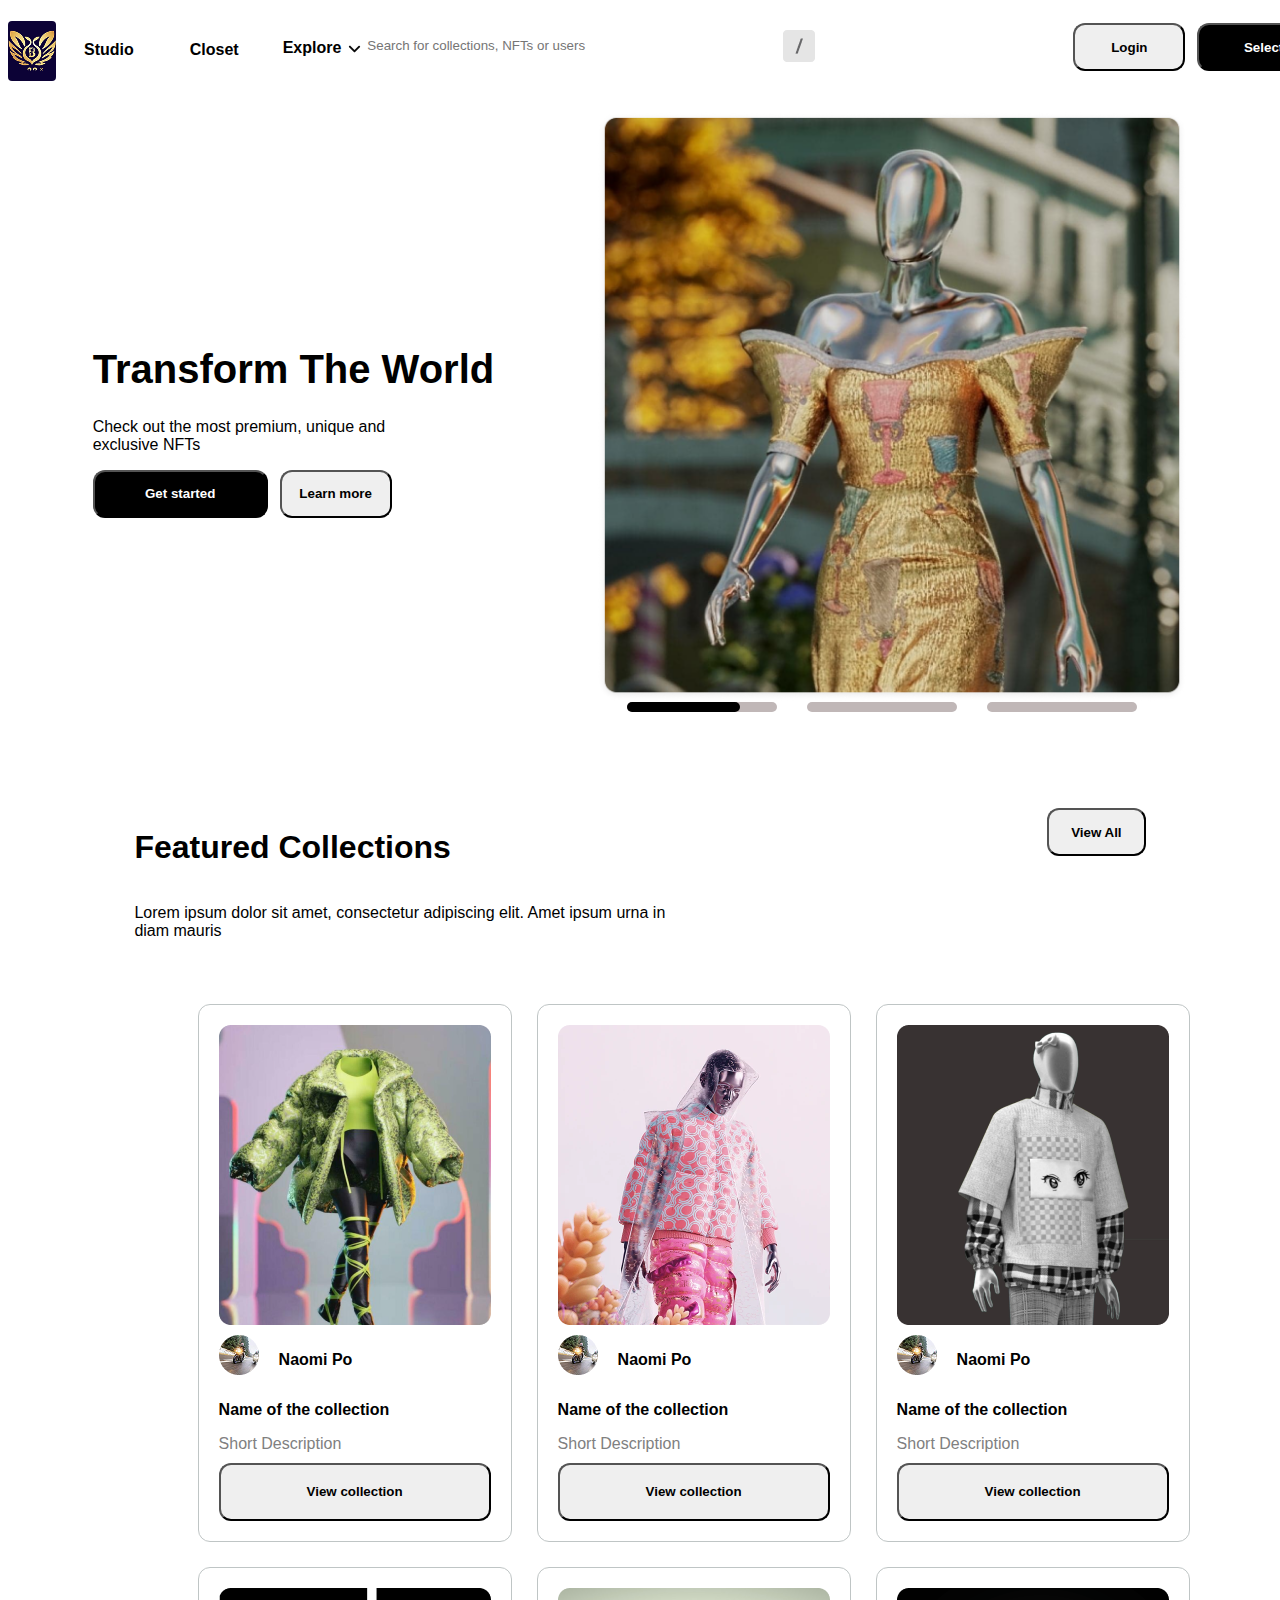
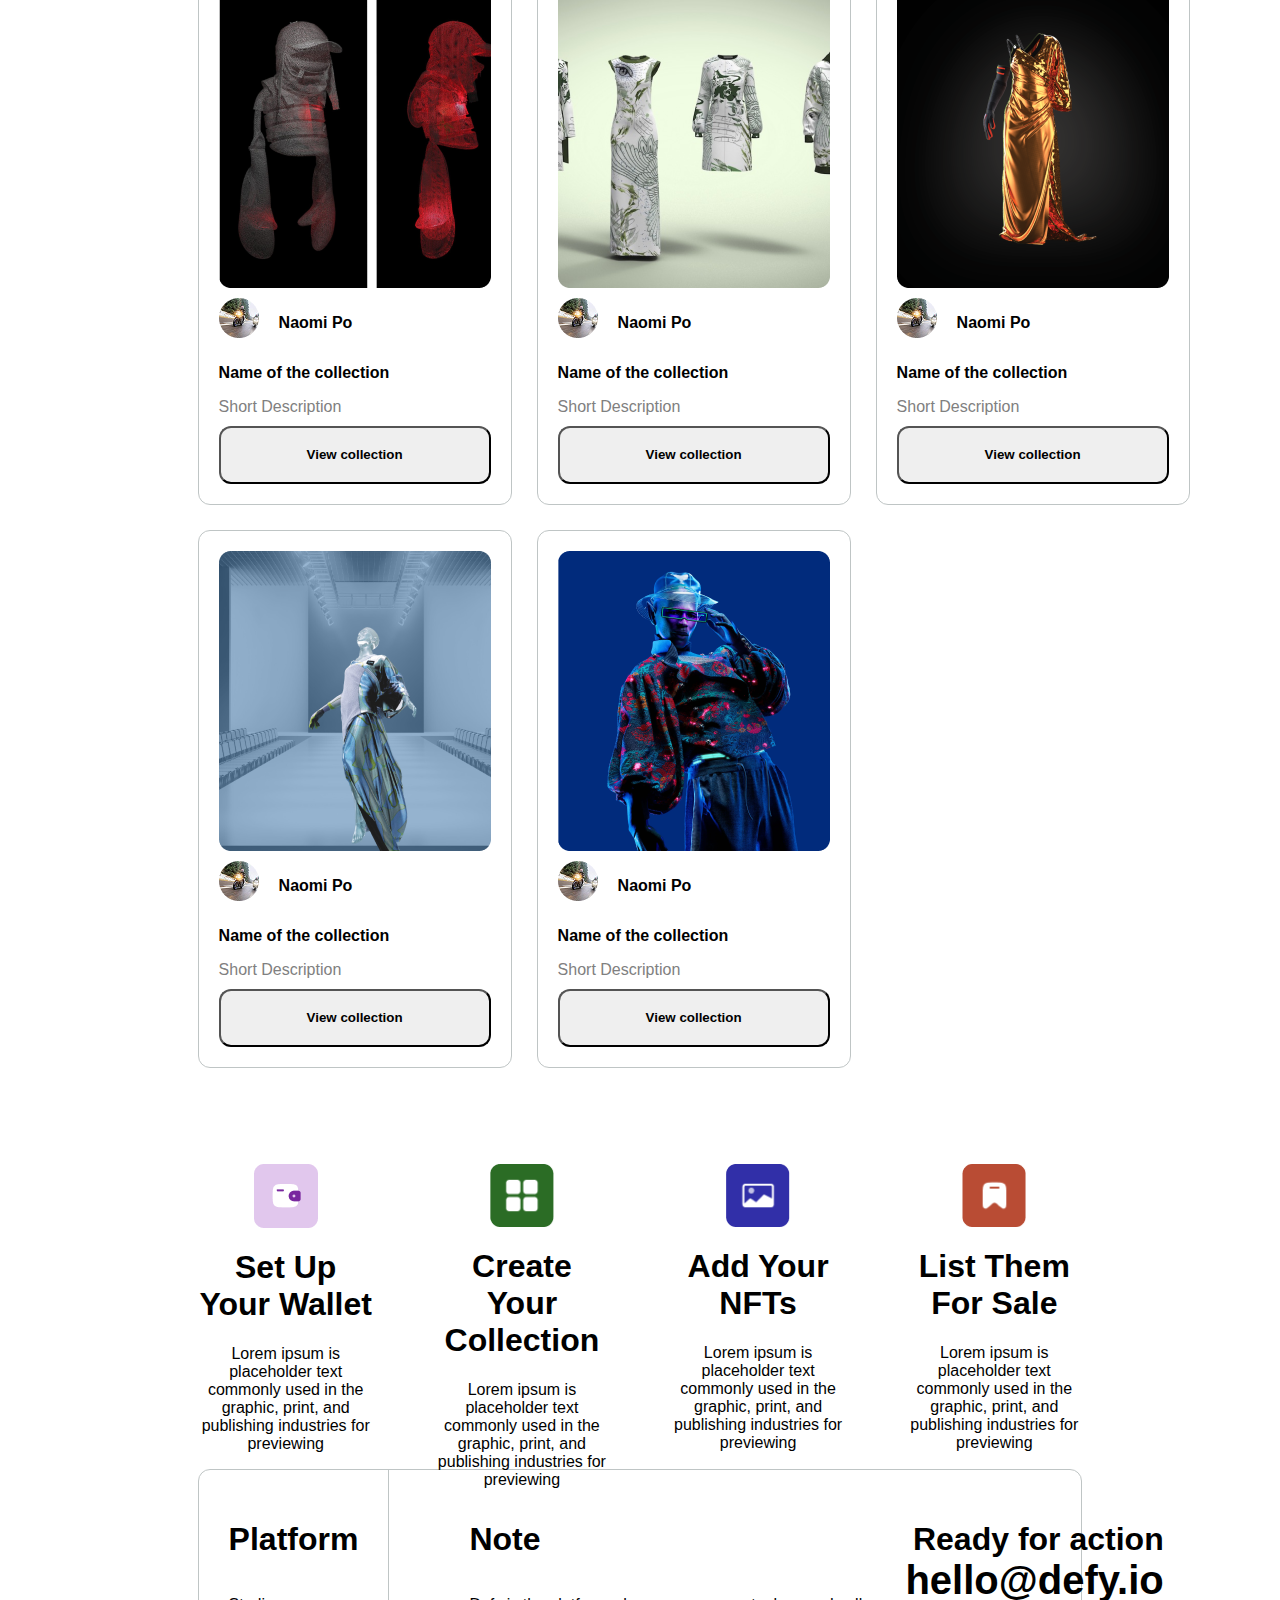
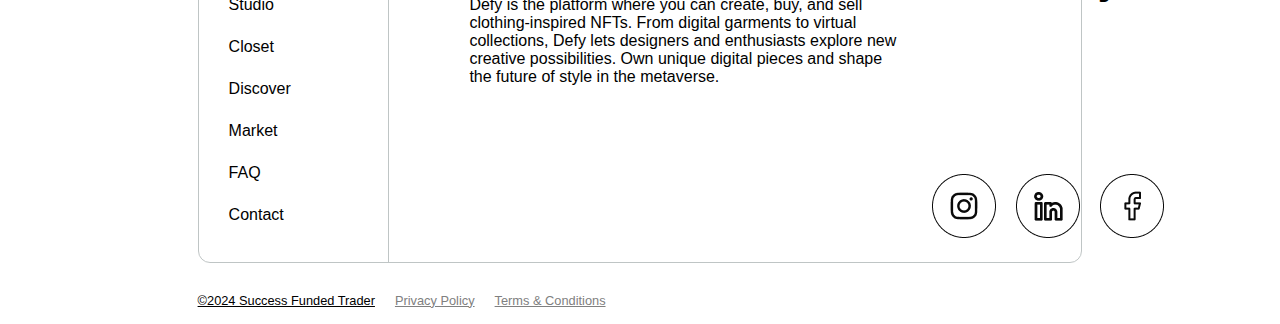
<file: index.html>
<!DOCTYPE html>
<html lang="en">
  <head>
    <meta charset="UTF-8" />
    <meta name="viewport" content="width=device-width, initial-scale=1.0" />
    <link rel="stylesheet" href="style.css" />
    <style></style>
  </head>

  <body>
    <header>
      <div
        style="
          margin-top: 8px;
          height: 60px;
          width: 60px;
          background-color: rgb(12, 2, 54);
          border-radius: 4px;
        "
      >
        <img
          style="height: 48px; width: 48px; margin: auto"
          src="./IMG/BujeyBrandLogo-removebg-preview.png"
        />
      </div>
      <div>
        <div class="topnav" style="font-weight: bold">
          <a href="#">Studio</a>
          <a href="#">Closet</a>
        </div>
        <div class="dropdown">
          <button style="font-weight: bold">Explore</button>
          <div class="content">
            <a href="#">A</a>
            <a href="#">B</a>
          </div>
        </div>
      </div>

      <div style="padding-bottom: 5px">
        <input
          type="text"
          placeholder="Search for collections, NFTs or users"
          class="searchbar"
        />
        <button
          style="border-color: transparent; background-color: transparent"
        >
          <img src="IMG/Frame48095745.png" />
        </button>
      </div>

      <div style="justify-content: flex-end; padding-top: 10px">
        <div class="login">
          <button>Login</button>
        </div>

        <div class="select_wallet">
          <button>Select Wallet</button>
        </div>
      </div>
    </header>

    <div style="justify-content: space-evenly">
      <div style="flex-direction: column; justify-content: space-evenly">
        <div class="Text" style="flex-direction: column">
          <p class="a1" style="font-weight: bold">Transform The World</p>
          <p class="a2">
            Check out the most premium, unique and exclusive NFTs
          </p>
          <div class="display_2">
            <div class="get_started">
              <button>Get started</button>
            </div>
            <div class="learn_more">
              <button>Learn more</button>
            </div>
          </div>
        </div>
      </div>
      <div style="flex-direction: column">
        <img src="IMG/Frame63.png" class="image" />
        <div class="display_3">
          <div class="b1">
            <div class="b2"></div>
          </div>
          <div class="b1"></div>
          <div class="b1"></div>
        </div>
      </div>
    </div>

    <section>
      <div class="feature-container">
        <div class="feature-title">
          <h1>Featured Collections</h1>
          <p>
            Lorem ipsum dolor sit amet, consectetur adipiscing elit. Amet ipsum
            urna in diam mauris
          </p>
        </div>
        <button class="btn">View All</button>
      </div>
      <div class="items-container">
        <div class="item">
          <div class="image_container">
            <img src="IMG/item1.png" />
          </div>
          <div class="item_info">
            <div style="gap: 20px; margin-top: 10px">
              <img style="width: 40px; height: 40px" src="IMG/avatar1.png" />
              <p><b>Naomi Po</b></p>
            </div>
            <div style="flex-direction: column; margin-bottom: 10px">
              <p><b>Name of the collection</b></p>
              <span style="color: gray">Short Description</span>
            </div>
          </div>
          <button>View collection</button>
        </div>
        <div class="item">
          <div class="image_container">
            <img src="IMG/item2.png" />
          </div>
          <div class="item_info">
            <div style="gap: 20px; margin-top: 10px">
              <img style="width: 40px; height: 40px" src="IMG/avatar1.png" />
              <p><b>Naomi Po</b></p>
            </div>
            <div style="flex-direction: column; margin-bottom: 10px">
              <p><b>Name of the collection</b></p>
              <span style="color: gray">Short Description</span>
            </div>
          </div>
          <button>View collection</button>
        </div>
        <div class="item">
          <div class="image_container">
            <img src="IMG/item3.png" />
          </div>
          <div class="item_info">
            <div style="gap: 20px; margin-top: 10px">
              <img style="width: 40px; height: 40px" src="IMG/avatar1.png" />
              <p><b>Naomi Po</b></p>
            </div>
            <div style="flex-direction: column; margin-bottom: 10px">
              <p><b>Name of the collection</b></p>
              <span style="color: gray">Short Description</span>
            </div>
          </div>
          <button>View collection</button>
        </div>
        <div class="item">
          <div class="image_container">
            <img src="IMG/item4.png" />
          </div>
          <div class="item_info">
            <div style="gap: 20px; margin-top: 10px">
              <img style="width: 40px; height: 40px" src="IMG/avatar1.png" />
              <p><b>Naomi Po</b></p>
            </div>
            <div style="flex-direction: column; margin-bottom: 10px">
              <p><b>Name of the collection</b></p>
              <span style="color: gray">Short Description</span>
            </div>
          </div>
          <button>View collection</button>
        </div>
        <div class="item">
          <div class="image_container">
            <img src="IMG/item5.png" />
          </div>
          <div class="item_info">
            <div style="gap: 20px; margin-top: 10px">
              <img style="width: 40px; height: 40px" src="IMG/avatar1.png" />
              <p><b>Naomi Po</b></p>
            </div>
            <div style="flex-direction: column; margin-bottom: 10px">
              <p><b>Name of the collection</b></p>
              <span style="color: gray">Short Description</span>
            </div>
          </div>
          <button>View collection</button>
        </div>
        <div class="item">
          <div class="image_container">
            <img src="IMG/item6.png" />
          </div>
          <div class="item_info">
            <div style="gap: 20px; margin-top: 10px">
              <img style="width: 40px; height: 40px" src="IMG/avatar1.png" />
              <p><b>Naomi Po</b></p>
            </div>
            <div style="flex-direction: column; margin-bottom: 10px">
              <p><b>Name of the collection</b></p>
              <span style="color: gray">Short Description</span>
            </div>
          </div>
          <button>View collection</button>
        </div>
        <div class="item">
          <div class="image_container">
            <img src="IMG/item7.png" />
          </div>
          <div class="item_info">
            <div style="gap: 20px; margin-top: 10px">
              <img style="width: 40px; height: 40px" src="IMG/avatar1.png" />
              <p><b>Naomi Po</b></p>
            </div>
            <div style="flex-direction: column; margin-bottom: 10px">
              <p><b>Name of the collection</b></p>
              <span style="color: gray">Short Description</span>
            </div>
          </div>
          <button>View collection</button>
        </div>
        <div class="item">
          <div class="image_container">
            <img src="IMG/item8.png" />
          </div>
          <div class="item_info">
            <div style="gap: 20px; margin-top: 10px">
              <img style="width: 40px; height: 40px" src="IMG/avatar1.png" />
              <p><b>Naomi Po</b></p>
            </div>
            <div style="flex-direction: column; margin-bottom: 10px">
              <p><b>Name of the collection</b></p>
              <span style="color: gray">Short Description</span>
            </div>
          </div>
          <button>View collection</button>
        </div>
      </div>
    </section>

    <section>
      <div class="function-container">
        <div class="function">
          <img src="IMG/Wallet.png" />
          <h1>Set Up Your Wallet</h1>
          <span
            >Lorem ipsum is placeholder text commonly used in the graphic,
            print, and publishing industries for previewing</span
          >
        </div>
        <div class="function">
          <img src="IMG/Collection.png" />
          <h1>Create Your Collection</h1>
          <span
            >Lorem ipsum is placeholder text commonly used in the graphic,
            print, and publishing industries for previewing</span
          >
        </div>
        <div class="function">
          <img src="IMG/NFT.png" />
          <h1>Add Your NFTs</h1>
          <span
            >Lorem ipsum is placeholder text commonly used in the graphic,
            print, and publishing industries for previewing</span
          >
        </div>
        <div class="function">
          <img src="IMG/Sale.png  " />
          <h1>List Them For Sale</h1>
          <span
            >Lorem ipsum is placeholder text commonly used in the graphic,
            print, and publishing industries for previewing</span
          >
        </div>
      </div>
    </section>

    <section>
      <div class="final-info">
        <div class="Platform-Note">
          <div class="Platform">
            <h1>Platform</h1>
            <p>Studio</p>
            <p>Closet</p>
            <p>Discover</p>
            <p>Market</p>
            <p>FAQ</p>
            <p>Contact</p>
          </div>

          <div class="Note">
            <h1>Note</h1>
            <p>
              Defy is the platform where you can create, buy, and sell
              clothing-inspired NFTs. From digital garments to virtual
              collections, Defy lets designers and enthusiasts explore new
              creative possibilities. Own unique digital pieces and shape the
              future of style in the metaverse.
            </p>
          </div>
        </div>

        <div style="flex-direction: column; justify-content: space-between; padding-top: 30px; padding-right: 30px;">
          <div class="Ready">
            <h1>Ready for action</h1>
            <p class="a1" style="font-weight: 900">hello@defy.io</p>
          </div>
          <div class="media">
            <a href="#"><img src="IMG/Insta.png" /></a>
            <a href="#"><img src="IMG/In.png" /></a>
            <a href="#"><img src="IMG/Fb.png" /></a>
          </div>
        </div>
      </div>
    </section>
    <section class="footnote">
        <a href="#">©2024 Success Funded Trader</span>
        <a href="" style="color: gray;">Privacy Policy</span>
        <a href="" style="color: gray;">Terms & Conditions</span>
    </section>
  </body>
</html>
</file>
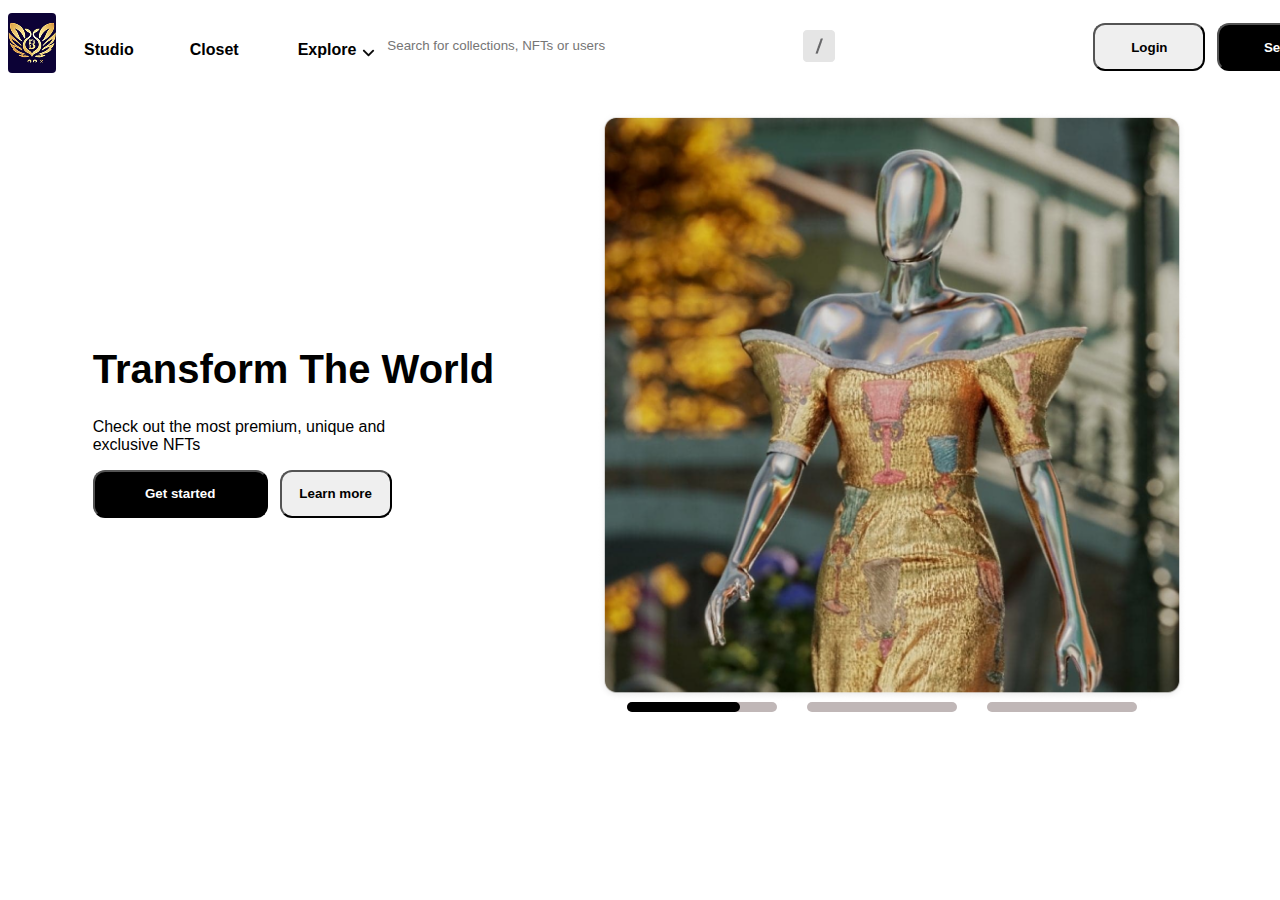
<file: bt1.html>
<!DOCTYPE html>
<html lang="en">
<head>
    <meta charset="UTF-8">
    <meta name="viewport" content="width=device-width, initial-scale=1.0">
    <link rel="stylesheet" href="bt1.css">
    <style></style>
</head>
<body>
    <header>
            <div style="height: 60px; width: 60px; background-color: rgb(12, 2, 54); border-radius: 4px; justify-content: center;">
                <img style="height: 48px; width: 48px; margin: auto;" src="./IMG/BujeyBrandLogo-removebg-preview.png"> 
            </div>
            <div>
                <div  class="topnav" style="font-weight: bold;">
                    <a href="#">Studio</a>
                    <a href="#">Closet</a>
                </div>
                <div class="dropdown">
                    <button style="font-weight: bold; margin-bottom: 0.5px;">Explore</a>
                    <img style="position: fixed;" src="IMG/chevron right.png">
                    <div class="content">
                        <a href="#">A</a>
                    </div>
                </div>
            </div>

            <div style="padding-bottom: 5px;">
                <input type="text" placeholder="Search for collections, NFTs or users" class="searchbar">
                <button style="border-color: transparent; background-color: transparent;">
                    <img src="IMG/Frame48095745.png">
                </button>
            </div>
            
            <div style="justify-content: flex-end; padding-top: 10px;">
                <div class="login">
                    <button>Login</button>
                </div>

                <div class="select_wallet">
                    <button>Select Wallet</button>
                </div>
            </div>
    </header>

    <div style="justify-content: space-evenly;">
        <div style="flex-direction: column; justify-content: space-evenly;">
            <div class="Text" style="flex-direction: column;">
                <p class="a1" style="font-weight: bold;">Transform The World</p>
                <p class="a2">Check out the most premium, unique and exclusive NFTs</p>
                <div class="display_2">
                    <div class="get_started">
                        <button>Get started</button>
                    </div>
                    <div class="learn_more">
                        <button>Learn more</button>
                    </div>
                </div>
            </div>
        </div>
        <div style="flex-direction: column;">
            <img src="IMG/Frame63.png" class="image">
            <div class="display_3">
                <div class="b1">
                    <div class="b2"></div>
                </div>
                <div class="b1"></div>
                    <div class="b1"></div>
                </div>
        </div>
    </div>
    
</body>
</html>
</file>
<file: style.css>
/* img {
   display: block;
   margin: auto; 
} */
div {
    display: flex;
}
* {
  color: black;
  padding: 0px;
  /* border: none; */
}
button {
  font-weight: bold;
}

@import url('https://fonts.googleapis.com/css2?family=Montserrat&display=swap');

.topnav a {
  float: left;
  display: block;
  text-align: center;
  padding: 28px;
  text-decoration: none;
}

.topnav a:hover {
  background-color: grey;
  color: black;
}

header {
  font-family: 'Montserrat', sans-serif;
  margin: 20px;
  margin-top: 0px;
  margin-left: 0px;
  padding-top: 5px;
  padding-bottom: 5px;
  background-color: white;
  display: flex;
  flex-direction: row;
  justify-content: space-evenly;
}

.dropdown{
  position: relative;
  display: inline-block;
}

.dropdown button{
  background-color: rgb(255, 255, 255);
  color: black;
  font-family: 'Montserrat', sans-serif;
  border: none;
  cursor: pointer;
  padding: 14px 16px;
  padding-top: 26px;
  padding-right: 26px;
  font-size: 100%;
  background: url(IMG/chevronright.png);
  background-repeat: no-repeat;
  background-position: left 100% bottom 30%;
}

.dropdown button:hover{
  background-color: grey;
  color: black;
}

.dropdown a{
  display: block;
  color: black;
  padding: 10px 15px;
  text-decoration: none;
  text-align: center;
}

.dropdown a:hover{
  background-color: grey;
  color: black;
}

.dropdown .content{
  display: none;
  position: absolute;
  background-color: whitesmoke;
  min-width: 120px;
  box-shadow: 2px 2px 5px black;
}

.dropdown:hover .content{
  display: flex;
  flex-direction: column;
}

.searchbar [type=text]{
  height: 48px;
  border-radius: 12px;
}


input{
  font-family: 'Montserrat', sans-serif;
  width: 394px;
  height: 64px;
  cursor: text;
  border: none;
  padding-right: 20px;
}

input:focus {
  outline: none;
}

.login button{
  border-radius: 12px;
  border-color: black;
  border-width: 2px;
  width: 112px;
  height: 48px;
  font-family: 'Montserrat', sans-serif;
  margin-left: 256px;
  cursor: pointer;
}

.select_wallet button{
  border-radius: 12px;
  width: 175px;
  height: 48px;
  font-family: 'Montserrat', sans-serif;
  margin-left: 12px;
  background-color: black;
  color: white;
  cursor: pointer;
}

* {
  color: black;
  padding: 0px;
}


.Text {
  width: 420px;
}

.a1 {
  font-family: 'Montserrat', sans-serif;
  margin-bottom: 10px;
  font-size: 2.5rem;
}

.a2 {
  font-family: 'Montserrat', sans-serif;
  width: 320px;
  font-size: 1rem;
}

.display_1 {
  display: flex;
  flex-direction: row;
  margin-left: 50px;
  margin-top: 30px;
}

.display_2 {
  display: flex;
  flex-direction: row;
}

.display_3{
  display: flex;
  flex-direction: row;
  margin-left: 20px;
}

.get_started button {
  border-radius: 12px;
  width: 175px;
  height: 48px;
  font-family: 'Montserrat', sans-serif;
  background-color: black;
  color: white;
  cursor: pointer;
}

.learn_more button {
  border-radius: 12px;
  border-color: black;
  border-width: 2px;
  width: 112px;
  height: 48px;
  font-family: 'Montserrat', sans-serif;
  margin-left: 12px;
  cursor: pointer;
}

.image {
  width: 590px;
  height: 590px;
  border-radius: 12px;
}

.b1{
  background-color: rgb(192, 183, 183);
  border-radius: 12px;
  height: 10px;
  width: 150px;
  margin-left: 10px;
  margin-right: 20px;
}

.b2{
  background-color: black;
  border-radius: 12px;
  height: 10px;
  width: 112.5px;
}

.feature-container {
  font-family: 'Montserrat', sans-serif;
  justify-content: space-evenly;
  margin-top: 6rem;
  margin-left: 10%;
  margin-right: 10%;
}

.feature-container button {
  border-radius: 12px;
  border-color: black;
  border-width: 2px;
  width: 112px;
  height: 48px;
  font-family: 'Montserrat', sans-serif;
  cursor: pointer;
}

.feature-title {
  flex-direction: column;
  margin-right: 23rem;
}

.items-container{
  gap: 25px;
  width: 80%;
  flex-wrap: wrap;
  margin-top: 3rem;
  margin-left: 15%;
  margin-right: 15%;
}

.items-container button{
  border-radius: 12px;
  border-color: black;
  border-width: 2px;
  width: 100%;
  height: 58px;
  font-family: 'Montserrat', sans-serif;
  cursor: pointer;
}

.item{
  /* flex: 1 0 21%; */
  font-family: 'Montserrat', sans-serif;
  flex-direction: column;
  padding: 20px;
  border-style: solid;
  border-width: 1px;
  border-color: rgb(191, 197, 197);
  border-radius: 12px;
}

.items-container img{ 
  width: 100%;
}

.item_info{
  flex-direction: column;
}

.function-container{
  margin-top: 6rem;
  margin-bottom: 6rem;
  font-family: 'Montserrat', sans-serif;
  gap: 60px;
  margin-left: 15%;
  margin-right: 15%;
}

.function {
  width: 300px;
  height: 209px;
  flex-direction: column;
  text-align: center;
  align-items: center;
}

.function img {
  height: 64px;
  width: 64px;
}

.final-info {
  flex-direction: row;
  justify-content: space-between;
  font-family: 'Montserrat', sans-serif;
  margin-left: 15%;
  margin-right: 15%;
  border-style: solid;
  margin-bottom: 30px;
  border-width: 1px;
  border-color: rgb(191, 197, 197);
  border-radius: 12px;
  /* padding: 30px; */
}

.Platform {
  flex-direction: column;
  padding: 30px;
  border-right: 1px solid;
  border-color: rgb(191, 197, 197);
}

.Platform p {
  height: 10px;
  
}

.Note {
  flex-direction: column;
  width: 436px;
  height: 215px;
  padding-left: 60px;
  padding-top: 30px;
}

.Platform-Note{
  height: 100%;
  gap: 20px;
}

.Ready {
  flex-direction: column;
}
.Ready p {
  margin-top: 0;
}
.Ready h1 {
  text-align: right;
  margin-bottom: 0;
}
.media {
  justify-content: end;
  gap: 20px;
  margin-bottom: 20px;
}
.footnote {
  font-size: 80%;
  font-family: 'Montserrat', sans-serif;
  display: flex;
  gap: 20px;
  margin-left: 15%;
  margin-right: 15%;
  margin-bottom: 1rem;
  text-decoration: none;
}
</file>
<file: bt1.css>
/* img {
   display: block;
   margin: auto; 
} */
div {
    display: flex;
}
* {
  color: black;
  padding: 0px;
  /* border: none; */
}
button {
  font-weight: bold;
}

@import url('https://fonts.googleapis.com/css2?family=Montserrat&display=swap');

.topnav a {
  float: left;
  display: block;
  text-align: center;
  padding: 28px;
  text-decoration: none;
}

.topnav a:hover {
  background-color: grey;
  color: black;
}

header {
  font-family: 'Montserrat', sans-serif;
  margin: 20px;
  margin-top: 0px;
  margin-left: 0px;
  padding-top: 5px;
  padding-bottom: 5px;
  background-color: white;
  display: flex;
  flex-direction: row;
  justify-content: space-evenly;
}

.dropdown button{
  background-color: white;
  color: black;
  font-family: 'Montserrat', sans-serif;
  border: none;
  cursor: pointer;
  padding: 14px 16px;
  margin-left: 15px;
  margin-right: 15px;
  font-size: 100%;
}

.dropdown button:hover{
  background-color: grey;
  color: black;
}

.dropdown a{
  display: block;
  color: black;
  padding: 10px 15px;
  top: 100%;
  left: 0;
  text-decoration: none;
  text-align: center;
}

.dropdown a:hover{
  background-color: grey;
  color: black;
}

.dropdown .content{
  margin-left: 15px;
  display: none;
  position: absolute;
  background-color: whitesmoke;
  min-width: 100px;
  box-shadow: 2px 2px 5px black;
}

.dropdown:hover .content{
  display: flex;
  flex-direction: column;
}

.searchbar [type=text]{
  height: 48px;
  border-radius: 12px;
}


input{
  font-family: 'Montserrat', sans-serif;
  width: 394px;
  height: 64px;
  cursor: text;
  border: none;
  padding-right: 20px;
}

input:focus {
  outline: none;
}

.login button{
  border-radius: 12px;
  border-color: black;
  border-width: 2px;
  width: 112px;
  height: 48px;
  font-family: 'Montserrat', sans-serif;
  margin-left: 256px;
  cursor: pointer;
}

.select_wallet button{
  border-radius: 12px;
  width: 175px;
  height: 48px;
  font-family: 'Montserrat', sans-serif;
  margin-left: 12px;
  background-color: black;
  color: white;
  cursor: pointer;
}

* {
  color: black;
  padding: 0px;
}


.Text {
  width: 420px;
}

.a1 {
  font-family: 'Montserrat', sans-serif;
  margin-bottom: 10px;
  font-size: 2.5rem;
}

.a2 {
  font-family: 'Montserrat', sans-serif;
  width: 320px;
  font-size: 1rem;
}

.display_1 {
  display: flex;
  flex-direction: row;
  margin-left: 50px;
  margin-top: 30px;
}

.display_2 {
  display: flex;
  flex-direction: row;
}

.display_3{
  display: flex;
  flex-direction: row;
  margin-left: 20px;
}

.get_started button {
  border-radius: 12px;
  width: 175px;
  height: 48px;
  font-family: 'Montserrat', sans-serif;
  background-color: black;
  color: white;
  cursor: pointer;
}

.learn_more button {
  border-radius: 12px;
  border-color: black;
  border-width: 2px;
  width: 112px;
  height: 48px;
  font-family: 'Montserrat', sans-serif;
  margin-left: 12px;
  cursor: pointer;
}

.image {
  width: 590px;
  height: 590px;
  border-radius: 12px;
}

.b1{
  background-color: rgb(192, 183, 183);
  border-radius: 12px;
  height: 10px;
  width: 150px;
  margin-left: 10px;
  margin-right: 20px;
}

.b2{
  background-color: black;
  border-radius: 12px;
  height: 10px;
  width: 112.5px;
}
</file>
